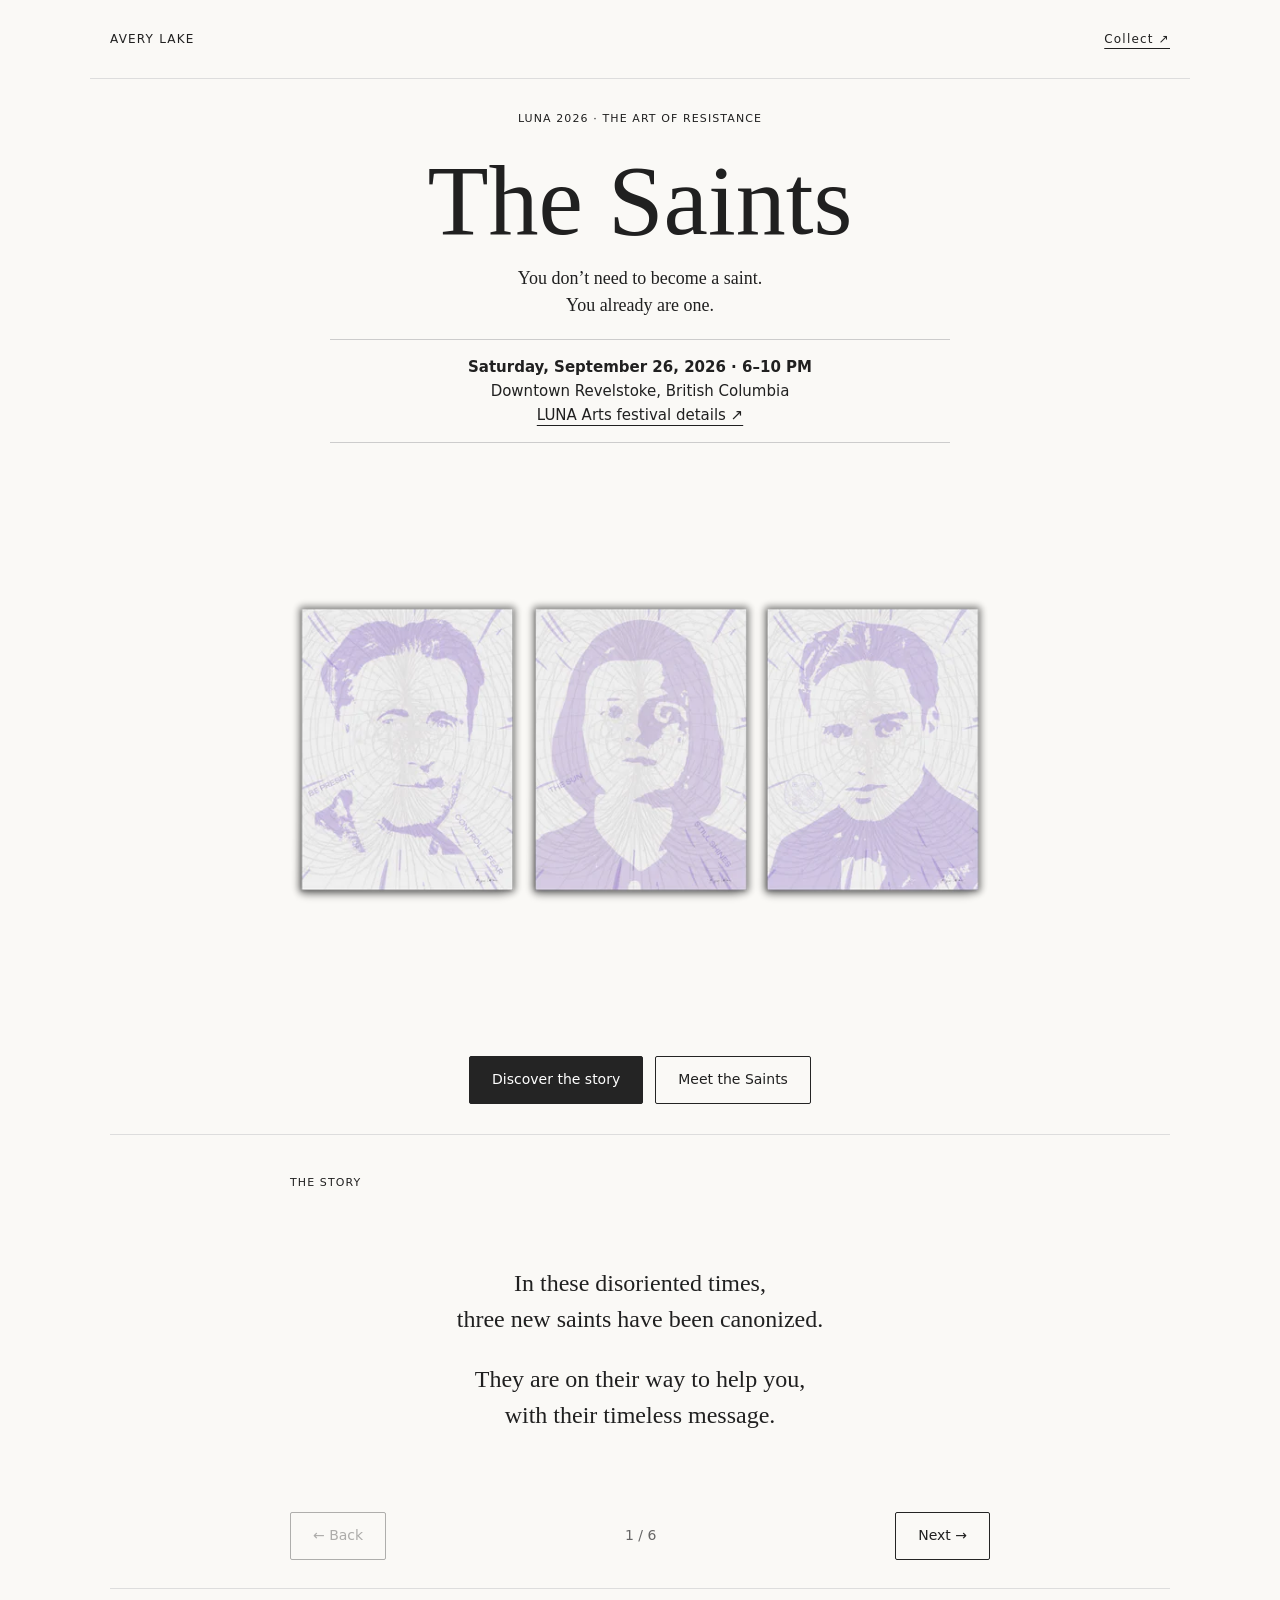
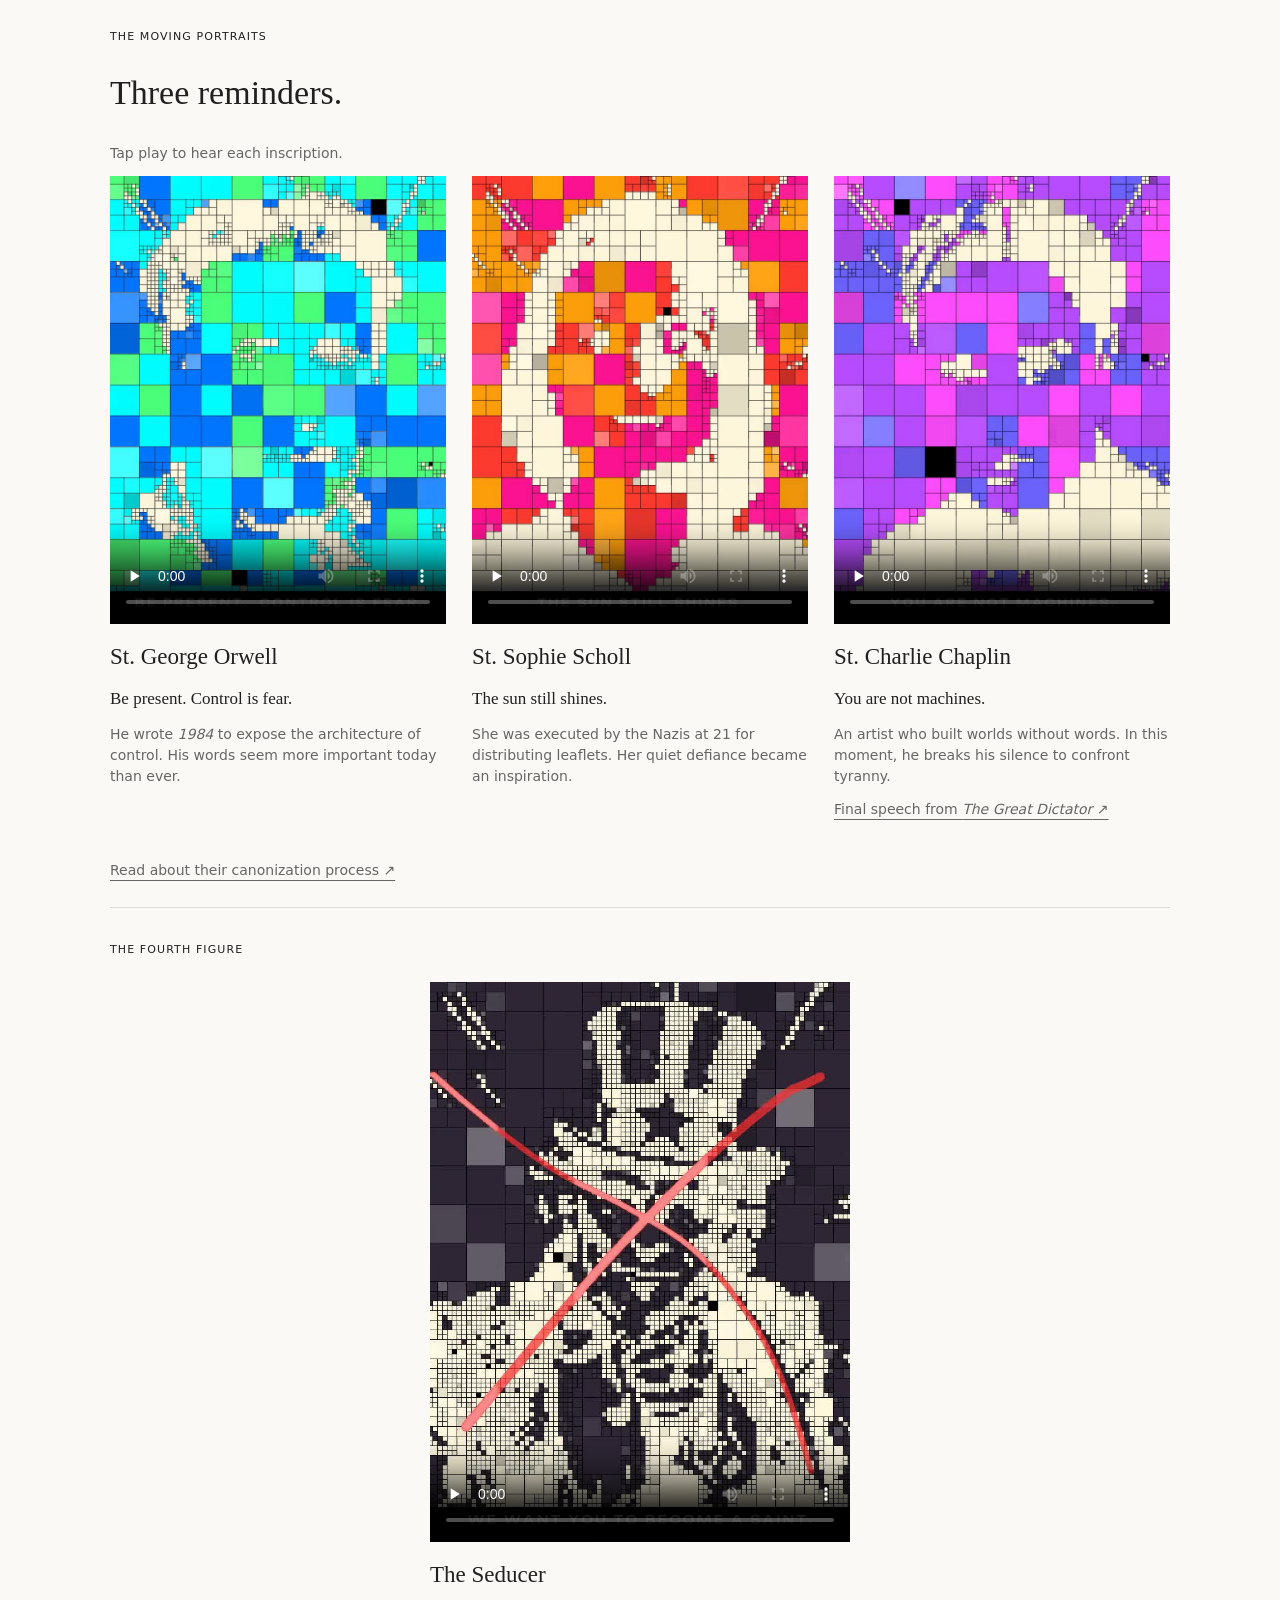
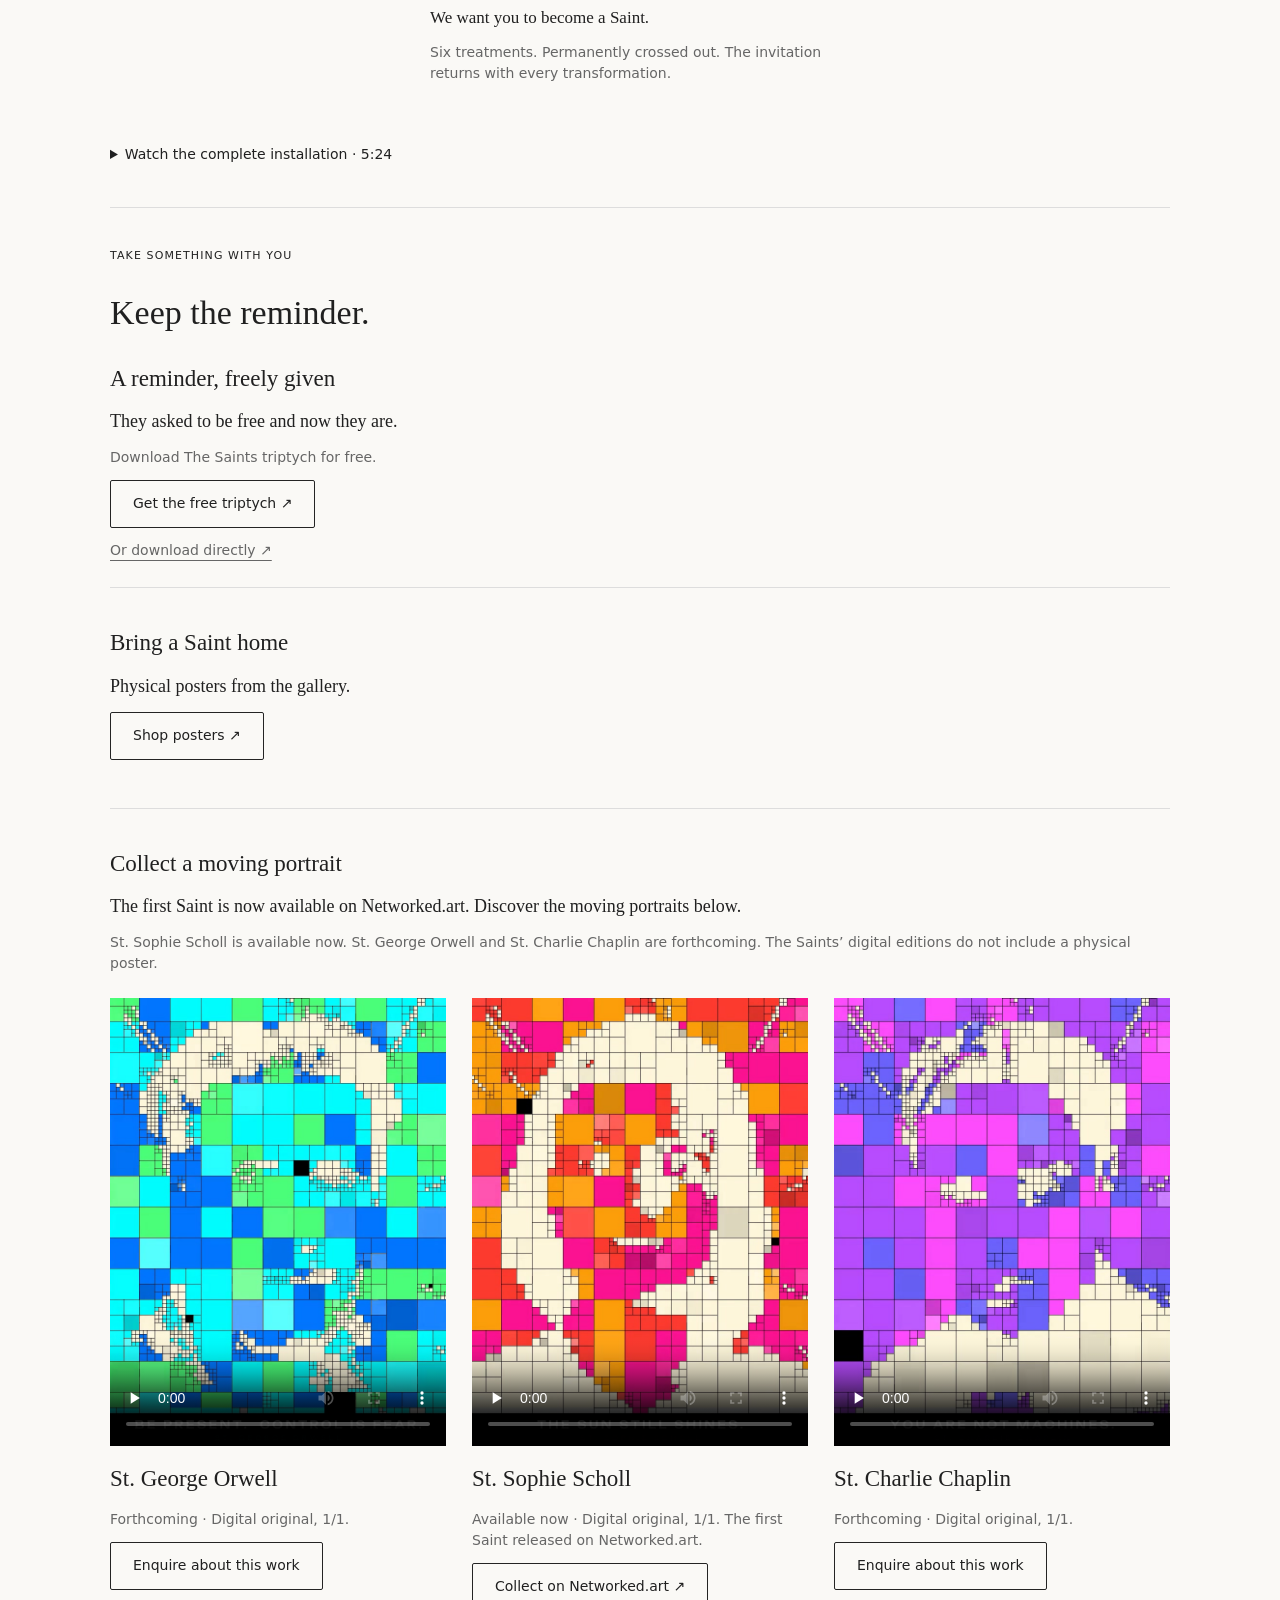
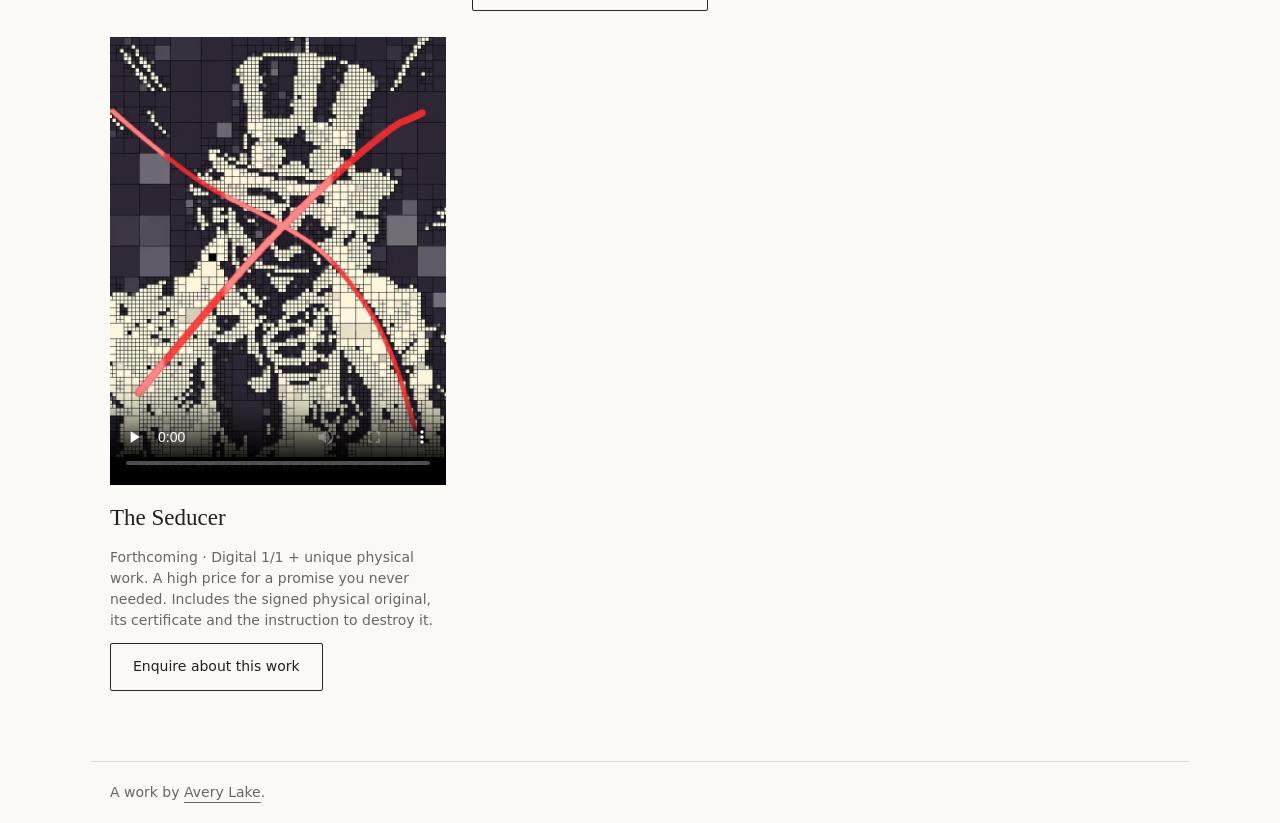
<file: index.html>
<!doctype html><html lang="en"><meta charset="utf-8"><meta name="viewport" content="width=device-width,initial-scale=1"><meta name="description" content="The Saints by Avery Lake. Discover the story, experience the moving portraits, collect a work or download the free triptych."><link rel="canonical" href="https://saints.averylakeofficial.com/"><title>The Saints · Avery Lake</title><link rel="icon" href="assets/favicon.ico" sizes="any"><link rel="icon" type="image/png" sizes="32x32" href="assets/favicon-32.png"><link rel="apple-touch-icon" sizes="180x180" href="assets/apple-touch-icon.png"><meta name="theme-color" content="#faf9f6"><meta property="og:type" content="website"><meta property="og:site_name" content="Avery Lake"><meta property="og:title" content="The Saints · Avery Lake"><meta property="og:description" content="You are already one. Discover the story and moving portraits of The Saints by Avery Lake."><meta property="og:url" content="https://saints.averylakeofficial.com/"><meta property="og:image" content="https://saints.averylakeofficial.com/assets/the-saints-share.jpg"><meta property="og:image:width" content="1200"><meta property="og:image:height" content="630"><meta property="og:image:alt" content="The Saints by Avery Lake: Orwell, Scholl and Chaplin in their animated portrait treatments."><meta name="twitter:card" content="summary_large_image"><meta name="twitter:title" content="The Saints · Avery Lake"><meta name="twitter:description" content="You are already one. Discover the story and moving portraits of The Saints."><meta name="twitter:image" content="https://saints.averylakeofficial.com/assets/the-saints-share.jpg"><meta name="twitter:image:alt" content="The Saints by Avery Lake: three moving portraits.">
<style>*{box-sizing:border-box}html{scroll-behavior:smooth;scroll-padding-top:24px}body{margin:0;background:#faf9f6;color:#202020;font:18px/1.5 Georgia,serif}header,main,footer{max-width:1100px;margin:auto;padding:20px}header{display:flex;justify-content:space-between;align-items:center;border-bottom:1px solid #ddd;font:12px system-ui;letter-spacing:.1em}a{color:inherit;text-underline-offset:5px}a,button,summary{touch-action:manipulation}header a{padding:12px 0}h1{font-size:clamp(48px,9vw,100px);font-weight:400;line-height:1.05;margin:20px 0 12px}h2{font-size:34px;font-weight:400;line-height:1.2}h3{font-size:23px;font-weight:400;margin:16px 0 4px}p{margin:12px 0}.eyebrow,.note,button,.button,summary,footer{font:14px/1.5 system-ui}.eyebrow{letter-spacing:.1em;font-size:11px}.note{color:#666}.hero{text-align:center;padding-bottom:30px}.event{margin:20px auto 4px;padding:15px 18px;max-width:620px;border-top:1px solid #ccc;border-bottom:1px solid #ccc;font:15px/1.6 system-ui}.triptych{display:block;width:100%;max-width:760px;height:auto;margin:22px auto}.actions{display:flex;justify-content:center;gap:12px;flex-wrap:wrap}.button,button{min-height:48px;padding:12px 22px;border:1px solid #242424;border-radius:2px;background:transparent;color:inherit;text-decoration:none;cursor:pointer}.primary{background:#242424;color:#fff}section{border-top:1px solid #ddd;padding:28px 0}.story{max-width:700px;margin:auto}.story-card{text-align:center;min-height:290px;display:flex;flex-direction:column;justify-content:center;align-items:center}.story-card[hidden]{display:none}.story-card p{max-width:560px;font-size:24px}.story-card img{height:180px;max-width:100%;object-fit:contain;margin:10px}.clown-strip{display:grid;grid-template-columns:repeat(3,1fr);gap:8px;width:100%;max-width:620px}.clown-strip img{width:100%;height:170px;margin:0;object-fit:contain}.story-controls{display:flex;align-items:center;justify-content:space-between;margin-top:18px}.story-controls button:disabled{opacity:.35;cursor:default}.grid{display:grid;grid-template-columns:repeat(3,minmax(0,1fr));gap:26px}video{width:100%;display:block;background:#000;aspect-ratio:3/4}.installation{aspect-ratio:1440/928;max-width:850px;margin-top:16px}summary{cursor:pointer;padding:14px 0;min-height:48px}article p{font-size:17px}footer{border-top:1px solid #ddd;color:#666}.review{font:11px system-ui;color:#777;text-align:center;padding:7px}.free{margin-top:26px;padding:22px 0;border-top:1px solid #ddd}button:focus-visible,a:focus-visible,summary:focus-visible{outline:3px solid #007c89;outline-offset:4px}@media(max-width:650px){.grid{grid-template-columns:1fr;gap:36px}.clown-strip img{height:110px}article{max-width:420px;width:100%;margin:auto}header,main,footer{padding:16px 20px}.triptych{margin:20px auto}.hero{padding-bottom:24px}.story-card p{font-size:22px}h2{font-size:30px}}@media(prefers-reduced-motion:reduce){html{scroll-behavior:auto}}</style>

<header><span>AVERY LAKE</span><a href="#collect">Collect ↗</a></header>
<main><div class="hero"><p class="eyebrow">LUNA 2026 · THE ART OF RESISTANCE</p><h1>The Saints</h1><p>You don’t need to become a saint.<br>You already are one.</p><div class="event"><strong>Saturday, September 26, 2026 · 6–10 PM</strong><br>Downtown Revelstoke, British Columbia<br><a href="https://artsrevelstoke.com/lunafest/luna-arts/">LUNA Arts festival details ↗</a></div><img class="triptych" src="story/assets/triptych.webp" width="823" height="617" alt="The Saints: Sophie Scholl, George Orwell and Charlie Chaplin"><div class="actions"><a class="button primary" href="#story">Discover the story</a><a class="button" href="#portraits">Meet the Saints</a></div></div>
<section id="story"><div class="story"><p class="eyebrow">THE STORY</p>
<div id="story-cards" aria-live="polite" aria-atomic="true">
<div class="story-card"><p>In these disoriented times,<br>three new saints have been canonized.</p><p>They are on their way to help you,<br>with their timeless message.</p></div>
<div class="story-card" hidden><p>Be present. Control is fear.</p><p>The sun still shines.</p><p>You are not machines.</p></div>
<div class="story-card" hidden><img src="story/assets/seducer.png" alt="The Seducer" loading="lazy"><p>Then another figure appears.</p><p>“We want you to become a Saint.”</p></div>
<div class="story-card" hidden><div class="clown-strip"><img src="story/assets/clown-orwell.png" alt="George Orwell transformed into a clown" loading="lazy"><img src="story/assets/clown-sophie.png" alt="Sophie Scholl transformed into a clown" loading="lazy"><img src="story/assets/clown-chaplin.png" alt="Charlie Chaplin transformed into a clown" loading="lazy"></div><p>The Seducer wanted to stand at the centre of the chiasm — to turn the Saints into clowns and their message into spectacle.</p></div>
<div class="story-card" hidden><img src="story/assets/seducer-crossed.png" alt="The Seducer crossed out" loading="lazy"><p>The Saints refused.</p><p>The Saints were free.<br>The Seducer has a price.</p></div>
<div class="story-card" hidden><p>You don’t need to become a saint.<br>You already are one.</p><p>What will you resist?</p></div>
</div><div class="story-controls"><button id="back" type="button" disabled aria-label="Previous story page">← Back</button><span id="page" class="note">1 / 6</span><button id="next" type="button">Next →</button></div>
<noscript><p>Be present. The sun still shines. You are not machines. The Seducer asks you to become a Saint. The Saints refuse: you already are one.</p></noscript>
</div></section>
<section id="portraits"><p class="eyebrow">THE MOVING PORTRAITS</p><h2>Three reminders.</h2><p class="note">Tap play to hear each inscription.</p><div class="grid">
<article><video loop controls playsinline preload="none" poster="media/orwell-poster.jpg" src="media/orwell.mp4"></video><h3>St. George Orwell</h3><p>Be present. Control is fear.</p><p class="note">He wrote <em>1984</em> to expose the architecture of control. His words seem more important today than ever.</p></article>
<article><video loop controls playsinline preload="none" poster="media/scholl-poster.jpg" src="media/scholl.mp4"></video><h3>St. Sophie Scholl</h3><p>The sun still shines.</p><p class="note">She was executed by the Nazis at 21 for distributing leaflets. Her quiet defiance became an inspiration.</p></article>
<article><video loop controls playsinline preload="none" poster="media/chaplin-poster.jpg" src="media/chaplin.mp4"></video><h3>St. Charlie Chaplin</h3><p>You are not machines.</p><p class="note">An artist who built worlds without words. In this moment, he breaks his silence to confront tyranny.</p><p class="note"><a href="https://youtu.be/J7GY1Xg6X20?si=T1r6xHeSobJYK43N">Final speech from <em>The Great Dictator</em> ↗</a></p></article></div>
<p class="note" style="margin-top:28px"><a href="https://drive.google.com/file/d/1jBHVyx4vs6FAtL6rWgvFSiJGFhCCZwUm/view?usp=sharing">Read about their canonization process ↗</a></p><div class="free"><p class="eyebrow">THE FOURTH FIGURE</p><article style="max-width:420px;margin:24px auto"><video loop controls playsinline preload="none" poster="media/seducer-poster.jpg" src="media/seducer.mp4"></video><h3>The Seducer</h3><p>We want you to become a Saint.</p><p class="note">Six treatments. Permanently crossed out. The invitation returns with every transformation.</p></article></div>
<details><summary>Watch the complete installation · 5:24</summary><video class="installation" loop controls playsinline preload="none" src="media/THE-SAINTS-5m24s.mp4"></video></details></section>
<section id="collect"><p class="eyebrow">TAKE SOMETHING WITH YOU</p><h2>Keep the reminder.</h2>
<div><h3>A reminder, freely given</h3><p>They asked to be free and now they are.</p><p class="note">Download The Saints triptych for free.</p><a class="button" style="display:inline-block" href="https://gallery.averylakeofficial.com/products/the-saints-timeless-triptych">Get the free triptych ↗</a><p class="note"><a href="https://drive.google.com/file/d/13ss79ZxNgOWVnl7wVwFYfcoPrmCYTcAl/view?usp=sharing">Or download directly ↗</a></p></div>
<div class="free"><h3>Bring a Saint home</h3><p>Physical posters from the gallery.</p><a class="button" style="display:inline-block" href="https://gallery.averylakeofficial.com/collections/the-saints-the-seducer">Shop posters ↗</a></div>
<div class="free"><h3>Collect a moving portrait</h3><p>The first Saint is now available on Networked.art. Discover the moving portraits below.</p><p class="note">St. Sophie Scholl is available now. St. George Orwell and St. Charlie Chaplin are forthcoming. The Saints’ digital editions do not include a physical poster.</p><div class="grid collect-grid" style="margin-top:24px"><article><video aria-label="St. George Orwell collectible preview" loop controls playsinline preload="none" poster="media/orwell-cover.jpg" src="media/orwell-13.5s-voiced-loop.mp4"></video><h3>St. George Orwell</h3><p class="note">Forthcoming · Digital original, 1/1.</p><a class="button" style="display:inline-block" href="mailto:hello@averylakeofficial.com?subject=Collecting%20St.%20George%20Orwell&amp;body=Hello%20Avery%2C%0A%0AI%E2%80%99m%20interested%20in%20collecting%20St.%20George%20Orwell.%20Could%20you%20share%20the%20price%20and%20acquisition%20details%3F%0A%0AThank%20you%2C">Enquire about this work</a></article>
<article><video aria-label="St. Sophie Scholl collectible preview" loop controls playsinline preload="none" poster="media/scholl-cover.jpg" src="media/scholl-13.5s-voiced-loop.mp4"></video><h3>St. Sophie Scholl</h3><p class="note">Available now · Digital original, 1/1. The first Saint released on Networked.art.</p><a class="button" style="display:inline-block" href="https://networked.art/averylake/0x73bf0861d91411ee053c7365772394d1e86a71c0/19">Collect on Networked.art ↗</a></article>
<article><video aria-label="St. Charlie Chaplin collectible preview" loop controls playsinline preload="none" poster="media/chaplin-cover.jpg" src="media/chaplin-13.5s-voiced-loop.mp4"></video><h3>St. Charlie Chaplin</h3><p class="note">Forthcoming · Digital original, 1/1.</p><a class="button" style="display:inline-block" href="mailto:hello@averylakeofficial.com?subject=Collecting%20St.%20Charlie%20Chaplin&amp;body=Hello%20Avery%2C%0A%0AI%E2%80%99m%20interested%20in%20collecting%20St.%20Charlie%20Chaplin.%20Could%20you%20share%20the%20price%20and%20acquisition%20details%3F%0A%0AThank%20you%2C">Enquire about this work</a></article>
<article><video aria-label="The Seducer collectible preview" loop controls playsinline preload="none" poster="media/seducer-cover.jpg" src="media/seducer-13.5s-voiced-loop.mp4"></video><h3>The Seducer</h3><p class="note">Forthcoming · Digital 1/1 + unique physical work. A high price for a promise you never needed. Includes the signed physical original, its certificate and the instruction to destroy it.</p><a class="button" style="display:inline-block" href="mailto:hello@averylakeofficial.com?subject=Collecting%20The%20Seducer&amp;body=Hello%20Avery%2C%0A%0AI%E2%80%99m%20interested%20in%20collecting%20The%20Seducer.%20Could%20you%20share%20the%20price%20and%20acquisition%20details%3F%0A%0AThank%20you%2C">Enquire about this work</a></article></div></div></section>
</main><footer>A work by <a href="https://averylakeofficial.com">Avery Lake</a>.</footer>
<script>
const cards=[...document.querySelectorAll('.story-card')],back=document.querySelector('#back'),next=document.querySelector('#next');let current=0;
function show(n){current=n;cards.forEach((card,i)=>card.hidden=i!==n);back.disabled=n===0;next.textContent=n===cards.length-1?'Read again ↺':'Next →';document.querySelector('#page').textContent=`${n+1} / ${cards.length}`;}
back.addEventListener('click',()=>show(Math.max(0,current-1)));next.addEventListener('click',()=>show((current+1)%cards.length));
// Only the visitor's chosen video plays; no automatic audio or media downloads.
document.querySelectorAll('video').forEach(v=>v.addEventListener('play',()=>document.querySelectorAll('video').forEach(other=>{if(other!==v)other.pause()})));
</script></html>
</file>
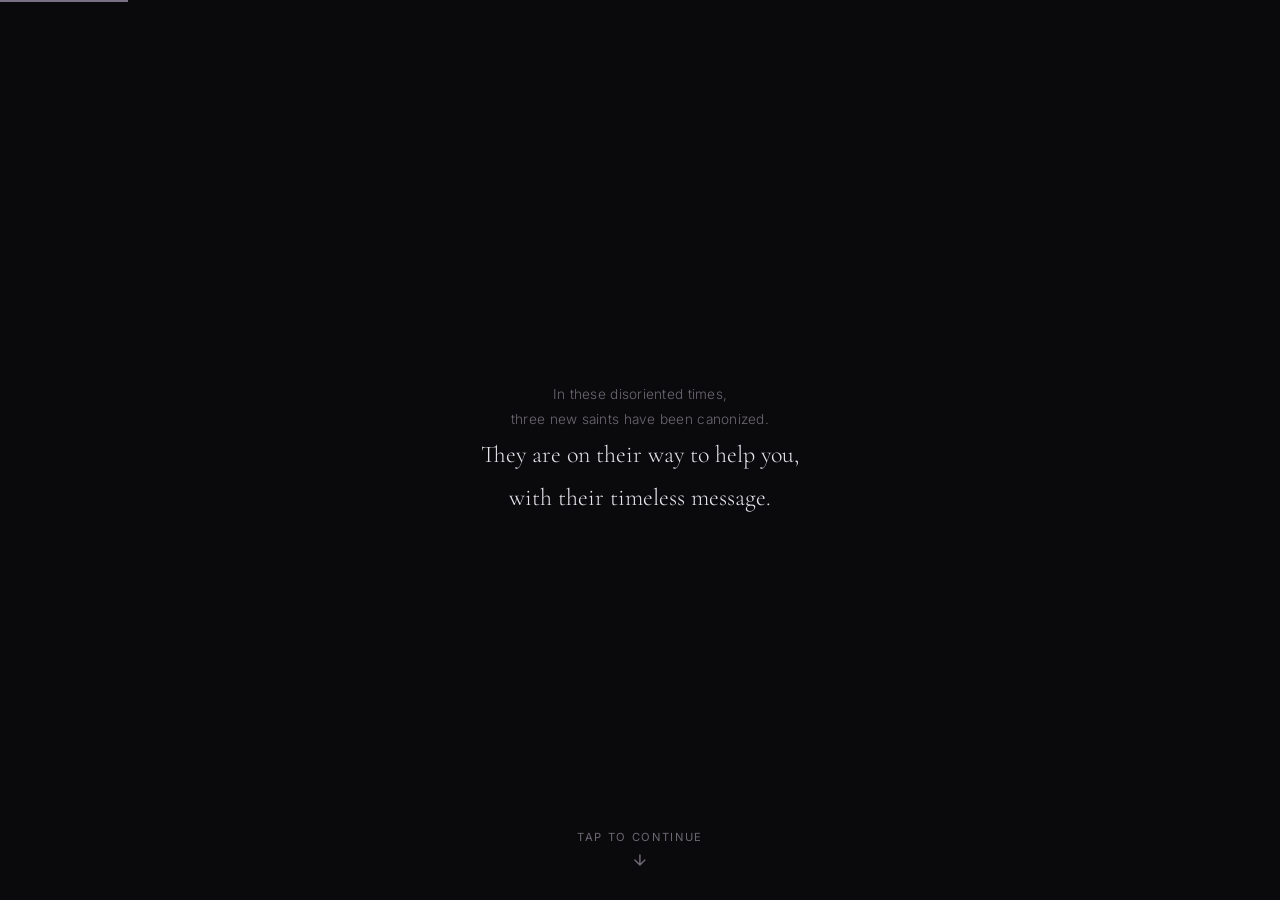
<file: story/index.html>
<!DOCTYPE html>
<html lang="en">

<head>
    <meta charset="UTF-8">
    <meta name="viewport" content="width=device-width, initial-scale=1.0">
    <title>The Saints: Resistance in Light — Avery Lake</title>
    <meta name="description"
        content="Three new saints have been canonized. They are on their way to help you, with their timeless message. A digital experience by Avery Lake.">
    <meta name="theme-color" content="#0a0a0c">
    <meta name="apple-mobile-web-app-capable" content="yes">
    <meta name="apple-mobile-web-app-status-bar-style" content="black-translucent">
    <link rel="icon" type="image/webp" href="assets/triptych.webp">

    <!-- Open Graph -->
    <meta property="og:title" content="The Saints: Resistance in Light">
    <meta property="og:description"
        content="Three new saints have been canonized. They are on their way to help you, with their timeless message.">
    <meta property="og:image" content="https://saints.averylakeofficial.com/assets/og-image.png">
    <meta property="og:url" content="https://saints.averylakeofficial.com">
    <meta property="og:type" content="website">

    <!-- Twitter Card -->
    <meta name="twitter:card" content="summary_large_image">
    <meta name="twitter:title" content="The Saints: Resistance in Light">
    <meta name="twitter:description"
        content="Three new saints have been canonized. They are on their way to help you, with their timeless message.">
    <meta name="twitter:image" content="https://saints.averylakeofficial.com/assets/og-image.png">

    <!-- Fonts -->
    <link rel="preconnect" href="https://fonts.googleapis.com">
    <link rel="preconnect" href="https://fonts.gstatic.com" crossorigin>
    <link
        href="https://fonts.googleapis.com/css2?family=Cormorant+Garamond:ital,wght@0,300;0,400;0,600;1,300;1,400&family=Inter:wght@300;400&display=swap"
        rel="stylesheet">

    <link rel="stylesheet" href="styles.css">
</head>

<body>

    <!-- Progress indicator -->
    <div class="progress-bar" id="progressBar"></div>

    <!-- Navigation hint -->
    <div class="nav-hint" id="navHint">
        <span class="nav-hint-text">Tap to continue</span>
        <svg class="nav-hint-arrow" width="16" height="16" viewBox="0 0 16 16" fill="none">
            <path d="M8 3L8 13M8 13L13 8M8 13L3 8" stroke="currentColor" stroke-width="1.5" stroke-linecap="round"
                stroke-linejoin="round" />
        </svg>
    </div>

    <!-- Beat 1: Opening -->
    <section class="beat active" id="beat-1" data-beat="1">
        <div class="beat-content">
            <p class="text-whisper">In these disoriented times,</p>
            <p class="text-whisper delay-1">three new saints have been canonized.</p>
            <p class="text-main delay-2">They are on their way to help you,</p>
            <p class="text-main delay-3">with their timeless message.</p>
        </div>
    </section>

    <!-- Beat 2: St. Sophie Scholl -->
    <section class="beat" id="beat-2" data-beat="2">
        <div class="beat-content saint-beat">
            <div class="saint-image-container">
                <img src="assets/sophie.webp" alt="St. Sophie Scholl by Avery Lake" class="saint-image" loading="lazy">
            </div>
            <div class="saint-text">
                <p class="saint-quote">"The sun still shines"</p>
                <p class="saint-name">St. Sophie Scholl</p>
                <p class="saint-story">She was executed by the Nazis at 21 for distributing leaflets. Her quiet defiance
                    became an inspiration.</p>
            </div>
        </div>
    </section>

    <!-- Beat 3: St. George Orwell -->
    <section class="beat" id="beat-3" data-beat="3">
        <div class="beat-content saint-beat">
            <div class="saint-image-container">
                <img src="assets/orwell.webp" alt="St. George Orwell by Avery Lake" class="saint-image" loading="lazy">
            </div>
            <div class="saint-text">
                <p class="saint-quote">"Be present. Control is fear"</p>
                <p class="saint-name">St. George Orwell</p>
                <p class="saint-story">He wrote <em>1984</em> to expose the architecture of control. His words seem more
                    important today than ever.</p>
            </div>
        </div>
    </section>

    <!-- Beat 4: St. Charlie Chaplin -->
    <section class="beat" id="beat-4" data-beat="4">
        <div class="beat-content saint-beat chaplin-beat">
            <div class="saint-image-container">
                <img src="assets/chaplin.webp" alt="St. Charlie Chaplin by Avery Lake" class="saint-image"
                    loading="lazy">
            </div>
            <div class="saint-text">
                <p class="saint-quote">Final speech from <em>The Great Dictator</em></p>
                <p class="saint-name">St. Charlie Chaplin</p>
                <p class="saint-story">An artist who built worlds without words. In this moment, he breaks his silence
                    to confront tyranny.</p>
            </div>
            <div class="video-container" id="videoContainer">
                <a href="https://youtu.be/J7GY1Xg6X20" target="_blank" rel="noopener" class="speech-link">
                    <svg width="32" height="32" viewBox="0 0 32 32" fill="none" class="speech-icon">
                        <circle cx="16" cy="16" r="15" stroke="currentColor" stroke-width="1" />
                        <polygon points="13,10 23,16 13,22" fill="currentColor" />
                    </svg>
                    <span>Listen to his words</span>
                </a>
            </div>
        </div>
    </section>

    <!-- Beat 5: The Shift -->
    <section class="beat" id="beat-5" data-beat="5">
        <div class="beat-content">
            <p class="text-main">The triptych was complete.</p>
            <p class="text-main delay-1">The saints had spoken.</p>
            <p class="text-whisper delay-2">But then...</p>
            <p class="text-disruption delay-3">an unexpected figure appeared.</p>
        </div>
    </section>

    <!-- Beat 6: The Seducer Appears -->
    <section class="beat" id="beat-6" data-beat="6">
        <div class="beat-content seducer-beat">
            <div class="seducer-image-container">
                <img src="assets/seducer.png" alt="The Seducer by Avery Lake" class="seducer-image" loading="lazy">
            </div>
            <div class="seducer-text">
                <p class="seducer-line">"We want you</p>
                <p class="seducer-line delay-1">to become a Saint"</p>
                <p class="text-whisper delay-2">The message sounded plausible. Even kind.</p>
            </div>
        </div>
    </section>

    <!-- Beat 7: The Temptation -->
    <section class="beat" id="beat-7" data-beat="7">
        <div class="beat-content temptation-beat">
            <p class="text-disruption">The Seducer wanted to be the center.</p>
            <p class="text-disruption delay-1">To make a mockery of the Saints.</p>
            <p class="text-disruption delay-2">To clone them into clowns.</p>
            <div class="clown-grid delay-3">
                <img src="assets/clown-sophie.png" alt="Sophie as clown" class="clown-image" loading="lazy">
                <img src="assets/clown-orwell.png" alt="Orwell as clown" class="clown-image" loading="lazy">
                <img src="assets/clown-chaplin.png" alt="Chaplin as clown" class="clown-image" loading="lazy">
            </div>
            <p class="text-main delay-4">A theatrical temptation.</p>
        </div>
    </section>

    <!-- Beat 8: The Refusal -->
    <section class="beat" id="beat-8" data-beat="8">
        <div class="beat-content refusal-beat">
            <div class="refusal-image-container">
                <img src="assets/seducer.png" alt="The Seducer" class="seducer-image refusal-before" loading="lazy">
                <img src="assets/seducer-crossed.png" alt="The Seducer Crossed Out" class="seducer-image refusal-after"
                    loading="lazy">
            </div>
            <p class="refusal-text">The Saints won't become clowns.</p>
            <p class="text-whisper delay-1">The Saints were free.</p>
            <p class="text-whisper delay-2">The Seducer has a price.</p>
        </div>
    </section>

    <!-- Beat 9: Resolution -->
    <section class="beat" id="beat-9" data-beat="9">
        <div class="beat-content">
            <div class="triptych-container">
                <img src="assets/triptych.webp" alt="The Saints Triptych by Avery Lake" class="triptych-image"
                    loading="lazy">
            </div>
            <p class="text-resolution">You don't need to become a saint.</p>
            <p class="text-resolution delay-1">You already are one.</p>
            <p class="text-whisper delay-2">Remember?</p>
        </div>
    </section>

    <!-- Beat 10: Close -->
    <section class="beat" id="beat-10" data-beat="10">
        <div class="beat-content close-beat">
            <p class="text-question">What will you resist?</p>
            <div class="close-links">
                <a href="https://gallery.averylakeofficial.com/collections/the-saints-the-seducer" target="_blank"
                    rel="noopener" class="close-link">View the collection</a>
                <a href="https://gallery.averylakeofficial.com/products/the-saints-timeless-triptych" target="_blank"
                    rel="noopener" class="close-link">Free download</a>
                <button class="close-link restart-btn" id="restartBtn">Begin again</button>
            </div>

            <!-- Reference Section -->
            <div class="reference-section">
                <h2 class="reference-title">The Saints</h2>

                <div class="reference-card">
                    <h3>Sophie Scholl</h3>
                    <p class="reference-dates">1921 — 1943</p>
                    <p>Member of the White Rose resistance group in Munich. She distributed leaflets denouncing the Nazi
                        regime. Arrested, tried, and executed at age 21. Her last words: "Die Sonne scheint noch" — The
                        sun still shines.</p>
                </div>

                <div class="reference-card">
                    <h3>George Orwell</h3>
                    <p class="reference-dates">1903 — 1950</p>
                    <p>Born Eric Arthur Blair. Author of <em>Nineteen Eighty-Four</em> and <em>Animal Farm</em>. Fought
                        fascism in the Spanish Civil War. His writing exposed the architecture of surveillance,
                        propaganda, and control. "In a time of deceit, telling the truth is a revolutionary act."</p>
                </div>

                <div class="reference-card">
                    <h3>Charlie Chaplin</h3>
                    <p class="reference-dates">1889 — 1977</p>
                    <p>An artist who built worlds without words. In <em>The Great Dictator</em> (1940), he broke his
                        silence. His final speech is a plea for humanity, delivered in character as a Jewish barber
                        mistaken for the dictator. It remains one of the most powerful monologues in cinema.</p>
                </div>

                <div class="reference-card">
                    <h3>The Seducer</h3>
                    <p class="reference-dates">Temporary Trick</p>
                    <p>We were tempted to add more to the triptych. The message of the Seducer sounded plausible. Even
                        kind. But the triptych was already complete. The Seducer wanted to be the center, to clone the
                        Saints into clowns, into a theatrical temptation. A spectacle that had to be stopped.</p>
                    <p style="margin-top: 0.5rem;">This is a single, unique, signed edition. It comes with one
                        condition: to complete the piece, you must destroy it. The Saints are free.
                        <a href="https://gallery.averylakeofficial.com/products/the-seducer-temporary-trick"
                            target="_blank" rel="noopener" style="color: var(--color-lavender-dim);">The Seducer asks
                            for a high price.</a>
                    </p>
                </div>

                <div class="reference-divider"></div>

                <div class="reference-meta">
                    <p><em>The Saints: Resistance in Light</em></p>
                    <p>A work by <a href="https://averylakeofficial.com" target="_blank" rel="noopener">Avery Lake</a>
                    </p>
                    <p class="reference-links">
                        <a href="https://gallery.averylakeofficial.com/collections/the-saints-the-seducer"
                            target="_blank" rel="noopener">Gallery</a>
                        <span class="link-sep">·</span>
                        <a href="https://averylakeofficial.substack.com" target="_blank" rel="noopener">Writing</a>
                        <span class="link-sep">·</span>
                        <a href="https://gallery.averylakeofficial.com/pages/manifesto-art-in-the-intelligence-age"
                            target="_blank" rel="noopener">Manifesto</a>
                    </p>
                    <p class="reference-festival">Presented at <a href="https://artsrevelstoke.com" target="_blank"
                            rel="noopener">LUNA Arts 2026</a>, Revelstoke, BC</p>
                </div>
            </div>
        </div>
    </section>

    <script src="script.js"></script>
</body>

</html>
</file>
<file: story/styles.css>
/* ============================================
   THE SAINTS: RESISTANCE IN LIGHT
   saints.averylakeofficial.com
   Mobile-first, dark theme, tap-through narrative
   ============================================ */

/* --- Reset & Base --- */
*,
*::before,
*::after {
    margin: 0;
    padding: 0;
    box-sizing: border-box;
}

:root {
    --color-bg: #0a0a0c;
    --color-bg-subtle: #111114;
    --color-lavender: #c4b5d4;
    --color-lavender-bright: #d8c9e8;
    --color-lavender-dim: #8a7a9e;
    --color-text: #e8e4ec;
    --color-text-dim: #9a96a0;
    --color-text-whisper: #6d6874;
    --color-red: #c43030;
    --color-red-bright: #e04040;
    --color-white: #f0edf4;
    --font-serif: 'Cormorant Garamond', 'Georgia', serif;
    --font-sans: 'Inter', -apple-system, 'Helvetica Neue', sans-serif;
    --transition-fade: 0.8s ease;
    --transition-slow: 1.2s ease;
}

html {
    font-size: 16px;
    -webkit-font-smoothing: antialiased;
    -moz-osx-font-smoothing: grayscale;
    -webkit-tap-highlight-color: transparent;
    -webkit-touch-callout: none;
    touch-action: manipulation;
}

body {
    background: var(--color-bg);
    color: var(--color-text);
    font-family: var(--font-serif);
    overflow: hidden;
    height: 100dvh;
    height: 100vh;
    /* fallback */
    width: 100vw;
    cursor: pointer;
    user-select: none;
    -webkit-user-select: none;
    -webkit-overflow-scrolling: touch;
}

/* --- Progress Bar --- */
.progress-bar {
    position: fixed;
    top: 0;
    left: 0;
    height: 2px;
    background: var(--color-lavender);
    width: 10%;
    z-index: 100;
    transition: width 0.5s ease;
    opacity: 0.6;
}

/* --- Navigation Hint --- */
.nav-hint {
    position: fixed;
    bottom: 2rem;
    left: 50%;
    transform: translateX(-50%);
    display: flex;
    flex-direction: column;
    align-items: center;
    gap: 0.5rem;
    color: var(--color-text-whisper);
    z-index: 90;
    animation: pulse 2.5s ease-in-out infinite;
    transition: opacity 0.5s ease;
    pointer-events: none;
}

.nav-hint-text {
    font-family: var(--font-sans);
    font-size: 0.7rem;
    letter-spacing: 0.15em;
    text-transform: uppercase;
}

.nav-hint-arrow {
    animation: bob 2s ease-in-out infinite;
}

.nav-hint.hidden {
    opacity: 0;
    pointer-events: none;
}

@keyframes pulse {

    0%,
    100% {
        opacity: 0.3;
    }

    50% {
        opacity: 0.7;
    }
}

@keyframes bob {

    0%,
    100% {
        transform: translateY(0);
    }

    50% {
        transform: translateY(4px);
    }
}

/* --- Beat Sections --- */
.beat {
    position: fixed;
    top: 0;
    left: 0;
    width: 100%;
    height: 100dvh;
    height: 100vh;
    /* fallback */
    display: flex;
    align-items: center;
    justify-content: center;
    overflow: hidden;
    opacity: 0;
    visibility: hidden;
    pointer-events: none;
    transition: opacity var(--transition-fade), visibility var(--transition-fade);
    z-index: 0;
    padding: 1.5rem;
}

.beat.active {
    opacity: 1;
    visibility: visible;
    pointer-events: auto;
    z-index: 10;
}

.beat-content {
    max-width: 420px;
    width: 100%;
    text-align: center;
}

/* --- Text Styles --- */
.text-whisper {
    font-family: var(--font-sans);
    font-size: 0.85rem;
    font-weight: 300;
    color: var(--color-text-whisper);
    line-height: 1.8;
    letter-spacing: 0.02em;
    opacity: 0;
    transform: translateY(12px);
    animation: fadeUp 0.8s ease forwards;
}

.text-main {
    font-family: var(--font-serif);
    font-size: 1.3rem;
    font-weight: 300;
    color: var(--color-text);
    line-height: 1.6;
    margin-top: 0.3rem;
    opacity: 0;
    transform: translateY(12px);
    animation: fadeUp 0.8s ease forwards;
}

.text-disruption {
    font-family: var(--font-serif);
    font-size: 1.2rem;
    font-weight: 400;
    color: var(--color-red);
    line-height: 1.6;
    opacity: 0;
    transform: translateY(12px);
    animation: fadeUp 0.8s ease forwards;
}

.text-resolution {
    font-family: var(--font-serif);
    font-size: 1.5rem;
    font-weight: 300;
    color: var(--color-lavender-bright);
    line-height: 1.5;
    margin-top: 0.5rem;
    opacity: 0;
    transform: translateY(12px);
    animation: fadeUp 0.8s ease forwards;
}

.text-question {
    font-family: var(--font-serif);
    font-size: 1.8rem;
    font-weight: 300;
    font-style: italic;
    color: var(--color-lavender);
    line-height: 1.4;
    margin-bottom: 2rem;
    opacity: 0;
    transform: translateY(12px);
    animation: fadeUp 0.8s ease forwards;
}

/* Animation delays */
.delay-1 {
    animation-delay: 0.4s;
}

.delay-2 {
    animation-delay: 0.8s;
}

.delay-3 {
    animation-delay: 1.2s;
}

.delay-4 {
    animation-delay: 1.6s;
}

@keyframes fadeUp {
    to {
        opacity: 1;
        transform: translateY(0);
    }
}

@keyframes fadeIn {
    to {
        opacity: 1;
    }
}

/* --- Saint Beats --- */
.saint-beat {
    display: flex;
    flex-direction: column;
    align-items: center;
    gap: 1.2rem;
}

.saint-image-container {
    width: 90%;
    max-width: 380px;
    opacity: 0;
    animation: fadeIn 1s ease 0.2s forwards;
}

.saint-image {
    width: 100%;
    height: auto;
    border-radius: 2px;
    filter: brightness(0.95);
}

.saint-text {
    opacity: 0;
    animation: fadeUp 0.8s ease 0.6s forwards;
}

.saint-quote {
    font-family: var(--font-serif);
    font-size: 1.4rem;
    font-weight: 300;
    font-style: italic;
    color: var(--color-lavender-bright);
    margin-bottom: 0.4rem;
    line-height: 1.4;
}

.saint-name {
    font-family: var(--font-sans);
    font-size: 0.7rem;
    font-weight: 400;
    letter-spacing: 0.2em;
    text-transform: uppercase;
    color: var(--color-lavender-dim);
    margin-bottom: 0.75rem;
}

.saint-story {
    font-family: var(--font-serif);
    font-size: 0.95rem;
    font-weight: 300;
    color: var(--color-text-dim);
    line-height: 1.7;
}

/* --- Chaplin Speech Link --- */
.video-container {
    margin-top: 1.2rem;
    opacity: 0;
    animation: fadeUp 0.8s ease 1s forwards;
}

.speech-link {
    display: inline-flex;
    align-items: center;
    gap: 0.6rem;
    color: var(--color-lavender-dim);
    text-decoration: none;
    padding: 0.6rem 1rem;
    border: 1px solid rgba(196, 181, 212, 0.2);
    border-radius: 2px;
    transition: all 0.3s ease;
    font-family: var(--font-sans);
    font-size: 0.75rem;
    letter-spacing: 0.1em;
    text-transform: uppercase;
}

.speech-link:hover,
.speech-link:active {
    color: var(--color-lavender-bright);
    border-color: var(--color-lavender);
    background: rgba(196, 181, 212, 0.05);
}

.speech-icon {
    flex-shrink: 0;
}

/* --- Seducer Beat --- */
.seducer-beat {
    display: flex;
    flex-direction: column;
    align-items: center;
    gap: 1.2rem;
}

.seducer-image-container {
    width: 70%;
    max-width: 280px;
    opacity: 0;
    animation: fadeIn 1s ease 0.2s forwards;
}

.seducer-image {
    width: 100%;
    height: auto;
    border-radius: 2px;
}

.seducer-text {
    opacity: 0;
    animation: fadeUp 0.8s ease 0.8s forwards;
}

.seducer-line {
    font-family: var(--font-serif);
    font-size: 1.3rem;
    font-weight: 400;
    color: var(--color-red);
    line-height: 1.4;
    opacity: 0;
    animation: fadeUp 0.6s ease forwards;
}

/* --- Temptation Beat --- */
.temptation-beat {
    display: flex;
    flex-direction: column;
    align-items: center;
    gap: 1rem;
}

.clown-grid {
    display: flex;
    gap: 0.5rem;
    justify-content: center;
    margin: 1rem 0;
    opacity: 0;
    animation: fadeIn 0.8s ease forwards;
}

.clown-image {
    width: 30%;
    max-width: 130px;
    height: auto;
    border-radius: 2px;
    filter: brightness(0.7) saturate(0.8);
    opacity: 0.75;
}

/* --- Refusal Beat --- */
.refusal-beat {
    display: flex;
    flex-direction: column;
    align-items: center;
    gap: 1rem;
}

.refusal-image-container {
    position: relative;
    width: 65%;
    max-width: 260px;
}

.refusal-before {
    opacity: 1;
    transition: opacity 1s ease;
}

.refusal-after {
    position: absolute;
    top: 0;
    left: 0;
    opacity: 0;
    animation: slashIn 0.8s ease 1s forwards;
}

.refusal-text {
    font-family: var(--font-serif);
    font-size: 1.4rem;
    font-weight: 400;
    color: var(--color-white);
    margin-top: 0.5rem;
    opacity: 0;
    animation: fadeUp 0.8s ease 1.4s forwards;
}

@keyframes slashIn {
    0% {
        opacity: 0;
        transform: scale(1.1);
    }

    50% {
        opacity: 1;
        transform: scale(1.02);
    }

    100% {
        opacity: 1;
        transform: scale(1);
    }
}

/* --- Resolution / Triptych --- */
.triptych-container {
    width: 95%;
    max-width: 400px;
    margin: 0 auto 1.5rem;
    opacity: 0;
    animation: fadeIn 1.2s ease 0.2s forwards;
}

.triptych-image {
    width: 100%;
    height: auto;
    border-radius: 2px;
}

/* --- Close Beat --- */
.close-beat {
    padding-bottom: 4rem;
}

.close-links {
    display: flex;
    flex-direction: column;
    gap: 0.75rem;
    align-items: center;
    margin-bottom: 3rem;
    opacity: 0;
    animation: fadeUp 0.8s ease 0.6s forwards;
}

.close-link {
    font-family: var(--font-sans);
    font-size: 0.8rem;
    letter-spacing: 0.12em;
    text-transform: uppercase;
    color: var(--color-lavender-dim);
    text-decoration: none;
    padding: 0.75rem 1.5rem;
    border: 1px solid var(--color-lavender-dim);
    border-radius: 2px;
    transition: all 0.3s ease;
    width: 200px;
    text-align: center;
    cursor: pointer;
    background: none;
}

.close-link:hover,
.close-link:active {
    color: var(--color-lavender-bright);
    border-color: var(--color-lavender-bright);
    background: rgba(196, 181, 212, 0.05);
}

.restart-btn {
    margin-top: 0.5rem;
    border-color: rgba(196, 181, 212, 0.3);
    color: var(--color-text-whisper);
}

.restart-btn:hover,
.restart-btn:active {
    color: var(--color-lavender);
    border-color: var(--color-lavender-dim);
}

/* --- Reference Section --- */
.reference-section {
    border-top: 1px solid rgba(196, 181, 212, 0.15);
    padding-top: 2.5rem;
    margin-top: 1rem;
    text-align: left;
    opacity: 0;
    animation: fadeUp 0.8s ease 1s forwards;
}

.reference-title {
    font-family: var(--font-sans);
    font-size: 0.7rem;
    font-weight: 400;
    letter-spacing: 0.2em;
    text-transform: uppercase;
    color: var(--color-lavender-dim);
    margin-bottom: 1.5rem;
}

.reference-card {
    margin-bottom: 1.5rem;
    padding-bottom: 1.5rem;
    border-bottom: 1px solid rgba(196, 181, 212, 0.08);
}

.reference-card:last-of-type {
    border-bottom: none;
}

.reference-card h3 {
    font-family: var(--font-serif);
    font-size: 1.1rem;
    font-weight: 400;
    color: var(--color-lavender-bright);
    margin-bottom: 0.2rem;
}

.reference-dates {
    font-family: var(--font-sans);
    font-size: 0.7rem;
    color: var(--color-text-whisper);
    letter-spacing: 0.1em;
    margin-bottom: 0.6rem;
}

.reference-card p {
    font-family: var(--font-serif);
    font-size: 0.95rem;
    font-weight: 300;
    color: var(--color-text-dim);
    line-height: 1.7;
}

.reference-divider {
    height: 1px;
    background: rgba(196, 181, 212, 0.1);
    margin: 2rem 0;
}

.reference-meta {
    text-align: center;
}

.reference-meta p {
    font-family: var(--font-serif);
    font-size: 0.9rem;
    color: var(--color-text-dim);
    line-height: 1.8;
}

.reference-links {
    margin-top: 0.5rem;
}

.reference-links a {
    font-family: var(--font-sans);
    font-size: 0.75rem;
    letter-spacing: 0.1em;
    color: var(--color-lavender-dim);
    text-decoration: none;
    transition: color 0.3s ease;
}

.reference-links a:hover {
    color: var(--color-lavender-bright);
}

.link-sep {
    color: var(--color-text-whisper);
    margin: 0 0.5rem;
}

.reference-festival {
    margin-top: 1rem !important;
    font-family: var(--font-sans) !important;
    font-size: 0.7rem !important;
    letter-spacing: 0.1em;
    color: var(--color-text-whisper) !important;
}

.reference-festival a {
    color: var(--color-text-whisper);
    text-decoration: none;
    transition: color 0.3s ease;
}

.reference-festival a:hover {
    color: var(--color-lavender-dim);
}

/* --- Responsive: Tablet --- */
@media (min-width: 768px) {
    .beat-content {
        max-width: 560px;
    }

    .text-main {
        font-size: 1.5rem;
    }

    .text-resolution {
        font-size: 1.8rem;
    }

    .text-question {
        font-size: 2.2rem;
    }

    .saint-quote {
        font-size: 1.6rem;
    }

    .saint-image-container {
        max-width: 420px;
    }

    .seducer-image-container {
        max-width: 320px;
    }

    .clown-image {
        max-width: 150px;
    }
}

/* --- Responsive: Desktop --- */
@media (min-width: 1200px) {
    .beat-content {
        max-width: 700px;
    }

    .saint-beat {
        flex-direction: row;
        text-align: left;
        gap: 3rem;
    }

    .saint-image-container {
        width: 45%;
        max-width: 320px;
    }

    .saint-text {
        flex: 1;
    }

    /* Chaplin beat: keep video button in the text column, not as a third flex child */
    .chaplin-beat {
        flex-wrap: wrap;
    }

    .chaplin-beat .video-container {
        width: 100%;
        display: flex;
        justify-content: flex-start;
        margin-top: 0.5rem;
        padding-left: calc(45% + 3rem);
    }

    .chaplin-beat .speech-link {
        font-size: 0.7rem;
        padding: 0.5rem 0.8rem;
        gap: 0.5rem;
    }

    .chaplin-beat .speech-icon {
        width: 24px;
        height: 24px;
    }
}

/* --- Last beat scrollable --- */
#beat-10.active {
    overflow-y: auto;
    overflow-x: hidden;
    -webkit-overflow-scrolling: touch;
    align-items: flex-start;
    padding-top: 4rem;
}
</file>
